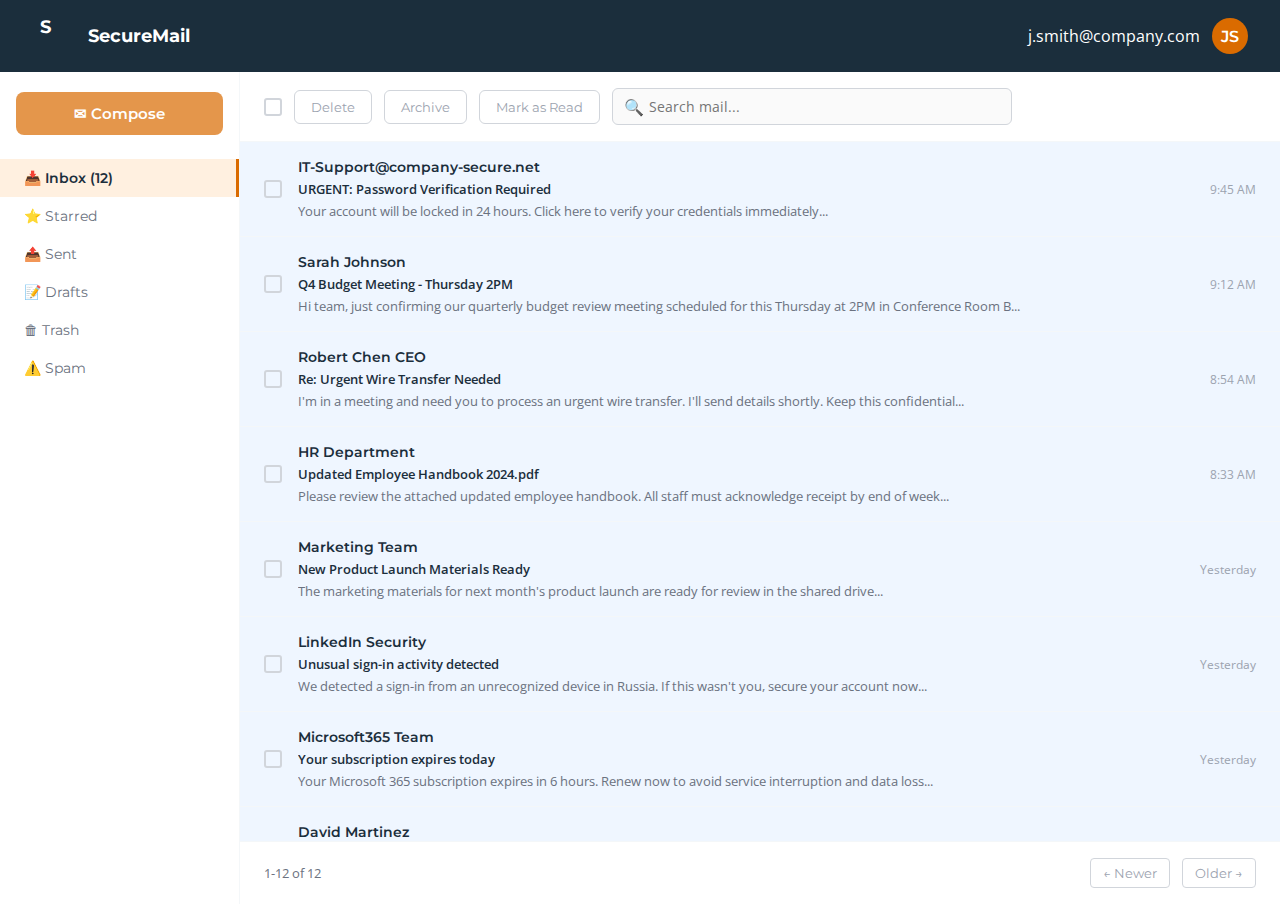
<file: index.html>
<!DOCTYPE html>
<html lang="en">
<head>
    <meta charset="UTF-8">
    <meta name="viewport" content="width=device-width, initial-scale=1.0">
    <title>SecureMail - Inbox</title>
    <!-- Boo Consulting Fonts -->
    <link href="https://fonts.googleapis.com/css2?family=Montserrat:wght@500;600;700&family=Open+Sans:wght@400;500;600&display=swap" rel="stylesheet">
    <!-- Shared Styles -->
    <link rel="stylesheet" href="styles.css">
</head>
<body>
    <!-- Header -->
    <div class="header">
        <div class="logo">
            <div class="logo-icon">S</div>
            <span>SecureMail</span>
        </div>
        <div class="user-info">
            <span>j.smith@company.com</span>
            <div class="user-avatar">JS</div>
        </div>
    </div>

    <!-- Main Container -->
    <div class="container">
        <!-- Sidebar -->
        <div class="sidebar">
            <button class="compose-btn">✉ Compose</button>
            <div class="nav-item active">📥 Inbox (12)</div>
            <div class="nav-item">⭐ Starred</div>
            <div class="nav-item">📤 Sent</div>
            <div class="nav-item">📝 Drafts</div>
            <div class="nav-item">🗑 Trash</div>
            <div class="nav-item">⚠️ Spam</div>
        </div>

        <!-- Main Content -->
        <div class="main-content">
            <div class="toolbar">
                <div class="email-checkbox"></div>
                <button class="toolbar-btn">Delete</button>
                <button class="toolbar-btn">Archive</button>
                <button class="toolbar-btn">Mark as Read</button>
                <div class="search-box">
                    <span class="search-icon">🔍</span>
                    <input type="text" placeholder="Search mail..." disabled>
                </div>
            </div>

            <div class="email-list" id="emailList">
                <!-- Emails will be rendered here -->
            </div>

            <div class="pagination">
                <div class="page-info">1-12 of 12</div>
                <div class="page-controls">
                    <button>← Newer</button>
                    <button>Older →</button>
                </div>
            </div>
        </div>
    </div>

    <!-- Clue Modal -->
    <div class="modal-overlay" id="clueModal">
        <div class="clue-modal">
            <div class="clue-letter" id="clueLetter">A</div>
            <div class="clue-message" id="clueMessage">Letter recorded</div>
            <button class="close-modal-btn" onclick="closeModal()">Close</button>
        </div>
    </div>

    <!-- Emails JS -->
    <script type="module">
        import { emails } from './data/emails.js';

        const openedEmails = new Set();

        function renderEmails() {
            const emailList = document.getElementById('emailList');
            emailList.innerHTML = '';

            emails.forEach(email => {
                const isUnread = !openedEmails.has(email.id);
                const emailDiv = document.createElement('div');
                emailDiv.className = `email-item ${isUnread ? 'unread' : ''}`;
                emailDiv.onclick = () => openEmail(email.id);
                
                emailDiv.innerHTML = `
                    <div class="email-checkbox"></div>
                    <div class="email-content">
                        <div class="email-header">
                            <span class="email-sender">${email.sender}</span>
                        </div>
                        <div class="email-subject">${email.subject}</div>
                        <div class="email-preview">${email.preview}</div>
                    </div>
                    <div class="email-time">${email.time}</div>
                `;
                
                emailList.appendChild(emailDiv);
            });
        }

        function openEmail(emailId) {
            openedEmails.add(emailId);
            sessionStorage.setItem('currentEmailId', emailId);
            window.location.href = 'email.html';
        }

        function closeModal() {
            document.getElementById('clueModal').classList.remove('active');
        }

        renderEmails();
    </script>
</body>
</html>
</file>
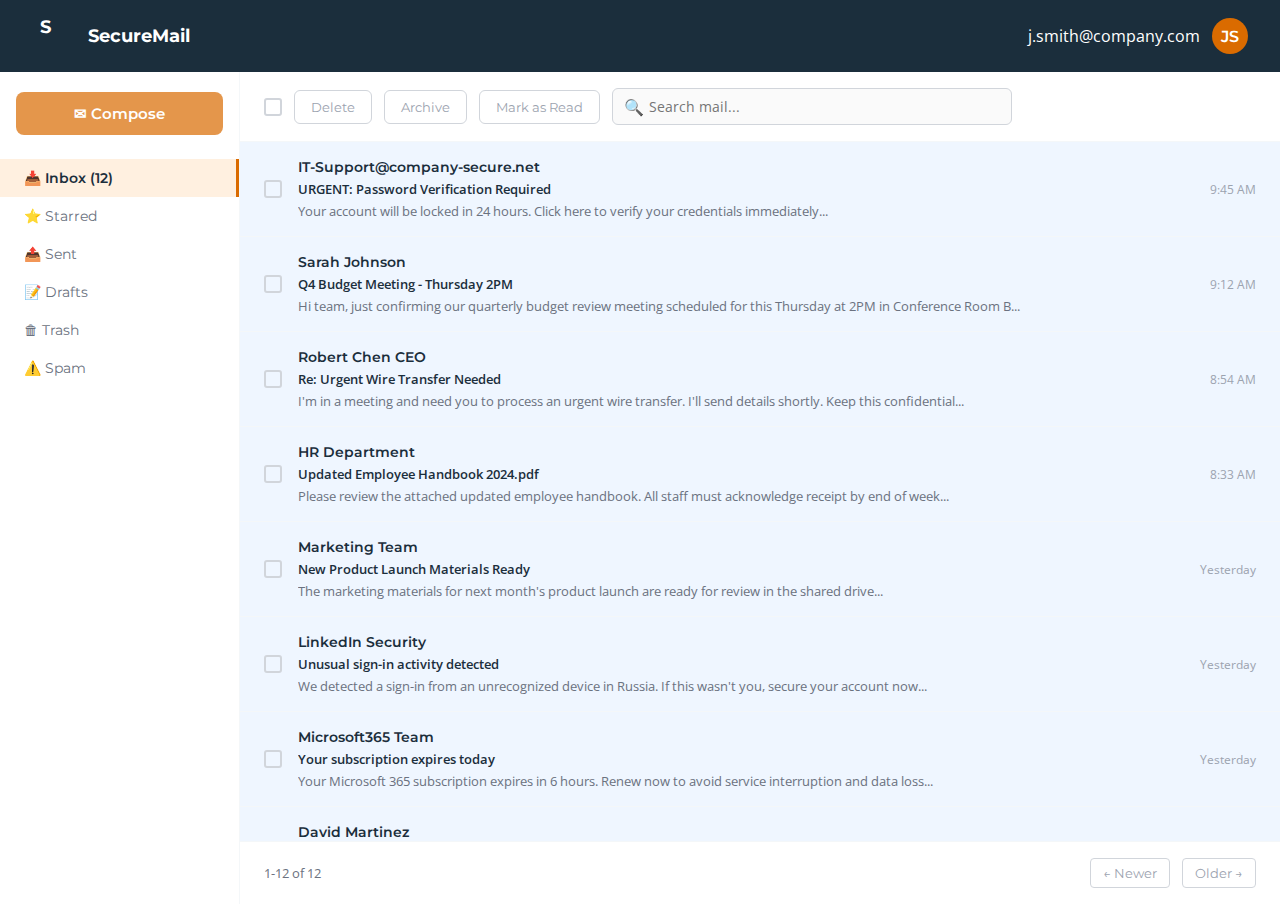
<file: email.html>
<!DOCTYPE html>
<html lang="en">
<head>
    <meta charset="UTF-8">
    <meta name="viewport" content="width=device-width, initial-scale=1.0">
    <title>SecureMail - Email</title>
    <!-- Fonts -->
    <link href="https://fonts.googleapis.com/css2?family=Montserrat:wght@500;600;700&family=Open+Sans:wght@400;600&display=swap" rel="stylesheet">
    <!-- Shared Styles -->
    <link rel="stylesheet" href="styles.css">
    <!-- Email Page Specific Styles -->
    <link rel="stylesheet" href="style.css">
</head>
<body>
    <!-- Header -->
    <div class="header">
        <div class="logo">
            <img src="assets/logo.png" alt="Boo Consulting" class="logo-icon">
            <span>Boo Consulting</span>
        </div>
        <div class="user-info">
            <span>j.smith@company.com</span>
            <div class="user-avatar">JS</div>
        </div>
    </div>

    <!-- Main Container -->
    <div class="container">
        <!-- Action Bar --> 
        <div class="action-bar">
            <button class="back-btn" onclick="goBack()">
                ← Back to Inbox
            </button>
            <button class="report-btn" onclick="reportEmail()">
                ⚠ Report as Suspicious
            </button>
            <div class="action-spacer"></div>
            <button class="action-btn">Reply</button>
            <button class="action-btn">Forward</button>
            <button class="action-btn">Delete</button>
        </div>

        <!-- Email Content -->
        <div id="emailContent">
            <!-- Content will be inserted by JavaScript -->
        </div>
    </div>

    <!-- Clue Modal -->
    <div class="modal-overlay" id="clueModal">
        <div class="clue-modal">
            <div class="warning-icon">⚠️</div>
            <div class="clue-letter" id="clueLetter"></div>
            <div class="clue-message" id="clueMessage">Digit recorded</div>
            <button class="close-modal-btn" onclick="closeModal()">Close</button>
        </div>
    </div>

    <script type="module">
        import { emails } from './data/emails.js';

        let currentEmail = null;

        // Load email content
        function loadEmail() {
            const emailId = parseInt(sessionStorage.getItem('currentEmailId'));
            currentEmail = emails.find(e => e.id === emailId);

            if (!currentEmail) {
                window.location.href = 'index.html';
                return;
            }

            const contentDiv = document.getElementById('emailContent');
            
            // Get initials from sender name
            const initials = currentEmail.senderName.split(' ').map(n => n[0]).join('').toUpperCase().substring(0, 2);

            let attachmentHTML = '';
            if (currentEmail.hasAttachment) {
                attachmentHTML = `
                    <div class="attachment-section">
                        <div class="attachment-label">1 Attachment</div>
                        <div class="attachment-item">
                            <div class="attachment-icon">📎</div>
                            <div class="attachment-info">
                                <div class="attachment-name">${currentEmail.attachmentName}</div>
                                <div class="attachment-size">${currentEmail.attachmentSize}</div>
                            </div>
                        </div>
                    </div>
                `;
            }

            contentDiv.innerHTML = `
                <div class="email-header">
                    <h1 class="email-subject">${currentEmail.subject}</h1>
                    <div class="sender-info">
                        <div class="sender-avatar">${initials}</div>
                        <div class="sender-details">
                            <div class="sender-name">${currentEmail.senderName}</div>
                            <div class="sender-email">&lt;${currentEmail.sender}&gt;</div>
                            <div class="email-meta">to: me • ${currentEmail.time}</div>
                        </div>
                    </div>
                </div>
                <div class="email-body">
                    ${currentEmail.body.split('\n').map(p => p.trim() ? `<p>${p}</p>` : '<p>&nbsp;</p>').join('')}
                    ${attachmentHTML}
                </div>
            `;
        }

        // Go back to inbox
        function goBack() {
            window.location.href = 'index.html';
        }

        // Report email
        function reportEmail() {
            if (!currentEmail) return;

            const modal = document.getElementById('clueModal');
            const letterDiv = document.getElementById('clueLetter');
            const messageDiv = document.getElementById('clueMessage');

            letterDiv.textContent = currentEmail.letter;

            if (currentEmail.suspicious) {
                messageDiv.textContent = 'Digit recorded successfully';
            } else {
                messageDiv.textContent = 'This email appears to be legitimate';
            }

            modal.classList.add('active');
        }

        // Close modal
        function closeModal() {
            document.getElementById('clueModal').classList.remove('active');
        }

        // Initialize
        loadEmail();

        // Handle browser back button
        window.addEventListener('popstate', function(event) {
            window.location.href = 'index.html';
        });

        // Make functions available globally for onclick handlers
        window.goBack = goBack;
        window.reportEmail = reportEmail;
        window.closeModal = closeModal;
    </script>
</body>
</html>
</file>
<file: style.css>
/* =========================
   Email Page Specific Styles
========================= */

/* Email Page Container */
body {
    background-color: #F4F7F9;
}

.container {
    max-width: 900px !important;
    margin: 24px auto !important;
    background: #FFFFFF !important;
    height: auto !important;
    display: flex !important;
    flex-direction: column !important;
    border-radius: 8px !important;
    box-shadow: 0 2px 8px rgba(0,0,0,0.1) !important;
}

/* Action Bar */
.action-bar {
    padding: 16px 24px;
    border-bottom: 1px solid #F4F7F9;
    display: flex;
    align-items: center;
    flex-wrap: wrap;
    gap: 12px;
    background: #FFFFFF;
}

.back-btn, .report-btn, .action-btn {
    font-family: 'Montserrat', sans-serif;
}

.back-btn {
    background: #FFFFFF;
    border: 1px solid #D1D5DB;
    padding: 8px 16px;
    border-radius: 6px;
    font-size: 14px;
    cursor: pointer;
    color: #4A4A4A;
    display: flex;
    align-items: center;
    gap: 6px;
}

.back-btn:hover {
    background: #F9FAFB;
}

.report-btn {
    background-color: #DC2626;
    color: #FFFFFF;
    border: none;
    padding: 8px 16px;
    border-radius: 6px;
    font-size: 14px;
    font-weight: 600;
    cursor: pointer;
    display: flex;
    align-items: center;
    gap: 6px;
}

.report-btn:hover {
    background-color: #B91C1C;
}

.action-spacer {
    display: none;
}

.action-btn {
    border: 1px solid #D1D5DB;
    background-color: #FFFFFF;
    color: #9CA3AF;
    padding: 8px 16px;
    border-radius: 6px;
    font-size: 14px;
    cursor: not-allowed;
}

/* Email Header */
.email-header {
    flex-direction: column;
    padding: 32px 40px;
    border-bottom: 1px solid #F4F7F9;
    background: #FFFFFF;
}

.email-subject {
    font-size: 24px;
    font-weight: 600;
    color: #1B2E3C;
    margin-bottom: 24px;
}

.sender-info {
    display: flex;
    align-items: flex-start;
    gap: 16px;
}

.sender-avatar {
    width: 48px;
    height: 48px;
    background-color: #DA6B00;
    color: #FFFFFF;
    font-family: 'Montserrat', sans-serif;
    font-weight: 600;
    font-size: 18px;
    border-radius: 50%;
    display: flex;
    align-items: center;
    justify-content: center;
    flex-shrink: 0;
}

.sender-details {
    display: flex;
    flex-direction: column;
    gap: 4px;
}

.sender-name {
    font-family: 'Montserrat', sans-serif;
    font-weight: 600;
    font-size: 16px;
    color: #1B2E3C;
}

.sender-email {
    font-family: 'Open Sans', sans-serif;
    font-size: 14px;
    color: #6B7280;
}

.email-meta {
    font-family: 'Open Sans', sans-serif;
    font-size: 13px;
    color: #9CA3AF;
    margin-top: 4px;
}

/* Email Body */
.email-body {
    padding: 40px;
    font-family: 'Open Sans', sans-serif;
    font-size: 15px;
    line-height: 1.8;
    color: #4A4A4A;
    flex: 1;
}

.email-body p {
    margin-bottom: 16px;
}

.email-body a {
    color: #DA6B00;
    text-decoration: underline;
}

/* Attachments */
.attachment-section {
    margin-top: 32px;
    padding-top: 24px;
    border-top: 1px solid #F4F7F9;
}

.attachment-label {
    font-family: 'Montserrat', sans-serif;
    font-weight: 600;
    font-size: 13px;
    color: #6B7280;
    margin-bottom: 16px;
    text-transform: uppercase;
    letter-spacing: 0.5px;
}

.attachment-item {
    display: flex;
    align-items: center;
    gap: 12px;
    padding: 12px;
    background-color: #F4F7F9;
    border: 1px solid #E5E7EB;
    border-radius: 8px;
    cursor: not-allowed;
}

.attachment-icon {
    width: 40px;
    height: 40px;
    background-color: #DA6B00;
    border-radius: 6px;
    display: flex;
    align-items: center;
    justify-content: center;
    color: #FFFFFF;
    font-size: 20px;
}

.attachment-info {
    flex: 1;
}

.attachment-name {
    font-family: 'Montserrat', sans-serif;
    font-weight: 600;
    font-size: 14px;
    color: #1B2E3C;
}

.attachment-size {
    font-family: 'Open Sans', sans-serif;
    font-size: 12px;
    color: #9CA3AF;
}
</file>
<file: styles.css>
/* =========================
   Reset
========================= */
* {
    margin: 0;
    padding: 0;
    box-sizing: border-box;
}

/* =========================
   Fonts & Colors
========================= */
body {
    font-family: 'Open Sans', sans-serif;
    background-color: #F4F7F9;
    /* Soft Gray */
    color: #4A4A4A;
    /* Text Charcoal */
}

/* =========================
   Header
========================= */
.header {
    background-color: #1B2E3C;
    /* Deep Navy */
    color: #FFFFFF;
    /* Bright White */
    padding: 16px 32px;
    box-shadow: 0 2px 8px rgba(0, 0, 0, 0.1);
    display: flex;
    align-items: center;
    justify-content: space-between;
}

.logo {
    display: flex;
    align-items: center;
    gap: 8px;
    font-family: 'Montserrat', sans-serif;
    font-size: 18px;
    font-weight: 700;
    white-space: nowrap;
    margin-left: 8px;
}

.logo-icon {
    width: 40px;
    height: 40px;
    flex-shrink: 0;
}

.user-info {
    display: flex;
    align-items: center;
    gap: 12px;
}

.user-avatar {
    width: 36px;
    height: 36px;
    background: #DA6B00;
    border-radius: 50%;
    display: flex;
    align-items: center;
    justify-content: center;
    font-weight: 600;
    font-family: 'Montserrat', sans-serif;
}

/* =========================
   Sidebar
========================= */
.sidebar {
    width: 240px;
    background: #FFFFFF;
    border-right: 1px solid #F4F7F9;
    padding: 20px 0;
}

.compose-btn {
    background: #DA6B00;
    color: #FFFFFF;
    border: none;
    padding: 12px 24px;
    margin: 0 16px 24px;
    border-radius: 8px;
    font-family: 'Montserrat', sans-serif;
    font-size: 15px;
    font-weight: 600;
    cursor: not-allowed;
    opacity: 0.7;
    width: calc(100% - 32px);
}

.nav-item {
    padding: 10px 24px;
    cursor: not-allowed;
    color: #6B7280;
    /* Neutral Gray */
    display: flex;
    align-items: center;
    gap: 12px;
    font-size: 14px;
    font-family: 'Montserrat', sans-serif;
}

.nav-item.active {
    background: #FFF0E0;
    color: #1B2E3C;
    border-right: 3px solid #DA6B00;
    font-weight: 600;
}

/* =========================
   Main Container
========================= */
.container {
    max-width: 1400px;
    margin: 0 auto;
    display: flex;
    height: calc(100vh - 68px);
}

/* =========================
   Main Content
========================= */
.main-content {
    flex: 1;
    background: #FFFFFF;
    display: flex;
    flex-direction: column;
}

.toolbar {
    padding: 16px 24px;
    border-bottom: 1px solid #F4F7F9;
    display: flex;
    align-items: center;
    gap: 12px;
    background: #FFFFFF;
}

.toolbar-btn {
    background: #FFFFFF;
    border: 1px solid #D1D5DB;
    padding: 8px 16px;
    border-radius: 6px;
    font-size: 13px;
    cursor: not-allowed;
    color: #9CA3AF;
    font-family: 'Montserrat', sans-serif;
}

.search-box {
    flex: 1;
    max-width: 400px;
    position: relative;
}

.search-box input {
    width: 100%;
    padding: 8px 16px 8px 36px;
    border: 1px solid #D1D5DB;
    border-radius: 6px;
    font-size: 14px;
    font-family: 'Open Sans', sans-serif;
}

.search-icon {
    position: absolute;
    left: 12px;
    top: 50%;
    transform: translateY(-50%);
    color: #9CA3AF;
}

/* =========================
   Email List
========================= */
.email-list {
    flex: 1;
    overflow-y: auto;
}

.email-item {
    padding: 16px 24px;
    border-bottom: 1px solid #F4F7F9;
    cursor: pointer;
    transition: background 0.2s;
    display: grid;
    grid-template-columns: auto 1fr auto;
    gap: 16px;
    align-items: center;
}

.email-item:hover {
    background: #F9FAFB;
}

.email-item.unread {
    background: #EFF6FF;
}

.email-checkbox {
    width: 18px;
    height: 18px;
    border: 2px solid #D1D5DB;
    border-radius: 3px;
    cursor: not-allowed;
}

.email-content {
    display: flex;
    flex-direction: column;
    gap: 4px;
    min-width: 0;
}

.email-header {
    display: flex;
    align-items: center;
    gap: 12px;
}

.email-sender {
    font-size: 14px;
    color: #1B2E3C;
    font-family: 'Montserrat', sans-serif;
}

.email-item.unread .email-sender {
    font-weight: 600;
}

.email-subject {
    font-size: 13px;
    color: #1B2E3C;
    overflow: hidden;
    text-overflow: ellipsis;
    white-space: nowrap;
}

.email-item.unread .email-subject {
    font-weight: 600;
}

.email-preview {
    font-size: 13px;
    color: #6B7280;
    overflow: hidden;
    text-overflow: ellipsis;
    white-space: nowrap;
}

.email-time {
    font-size: 12px;
    color: #9CA3AF;
    white-space: nowrap;
}

/* =========================
   Pagination
========================= */
.pagination {
    padding: 16px 24px;
    border-top: 1px solid #F4F7F9;
    display: flex;
    align-items: center;
    justify-content: space-between;
    background: #FFFFFF;
}

.page-info {
    font-size: 13px;
    color: #6B7280;
    font-family: 'Open Sans', sans-serif;
}

.page-controls button {
    background: #FFFFFF;
    border: 1px solid #D1D5DB;
    padding: 6px 12px;
    margin-left: 8px;
    border-radius: 4px;
    font-size: 13px;
    cursor: not-allowed;
    color: #9CA3AF;
    font-family: 'Montserrat', sans-serif;
}

/* =========================
   Modal
========================= */
.modal-overlay {
    display: none;
    position: fixed;
    top: 0;
    left: 0;
    right: 0;
    bottom: 0;
    background: rgba(0, 0, 0, 0.5);
    z-index: 1000;
    align-items: center;
    justify-content: center;
}

.modal-overlay.active {
    display: flex;
}

.clue-modal {
    background-color: #FFFFFF;
    border-radius: 12px;
    padding: 32px;
    max-width: 400px;
    width: 90%;
    box-shadow: 0 20px 60px rgba(0, 0, 0, 0.3);
    text-align: center;
}

.clue-letter {
    font-family: 'Montserrat', sans-serif;
    font-weight: 700;
    font-size: 72px;
    color: #1B2E3C;
    margin: 20px 0;
    letter-spacing: 4px;
}

.clue-message {
    font-family: 'Open Sans', sans-serif;
    font-size: 16px;
    color: #6B7280;
    margin-bottom: 24px;
}

.close-modal-btn {
    background: #DA6B00;
    color: #FFFFFF;
    border: none;
    padding: 12px 32px;
    border-radius: 8px;
    font-size: 15px;
    font-weight: 600;
    cursor: pointer;
    transition: background 0.2s;
    font-family: 'Montserrat', sans-serif;
}

.close-modal-btn:hover {
    background: #B35F00;
}
</file>
